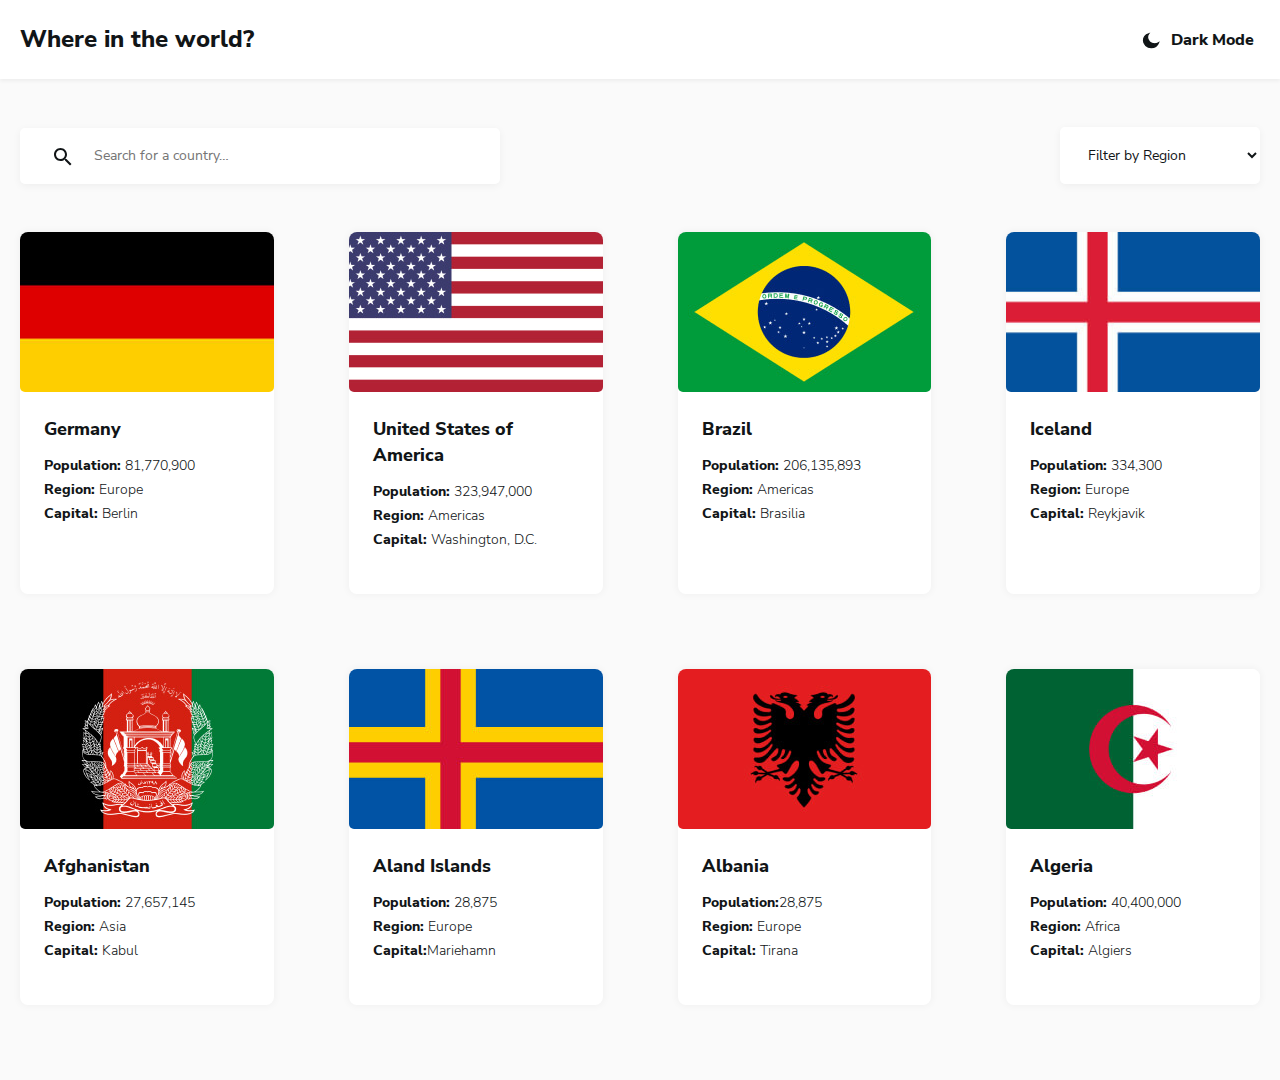
<file: index.html>
<!DOCTYPE html>
<html lang="en">

<head>
  <meta charset="UTF-8">
  <meta http-equiv="X-UA-Compatible" content="IE=edge">
  <meta name="viewport" content="width=device-width, initial-scale=1.0">
  <title>Countries</title>

  <!-- Styles -->
  <link rel="stylesheet" href="css/normalize.css">
  <link rel="stylesheet" href="css/main.css">

</head>

<body>

  <header class="header">
    <div class="container header-container">
      <a class="header__logo" href='index.html'>Where in the world?</a>
      <button class="header__theme-change-btn" type='button'>
        <span class="header__theme-change-btn__inner">
          <svg width="20" height="20" xmlns="http://www.w3.org/2000/svg">
            <path class="btn__icon" fill-rule="evenodd" clip-rule="evenodd"
              d="M13.553 13.815c-3.884 0-7.034-2.887-7.034-6.447 0-1.343.448-2.586 1.212-3.618-3.04.945-5.231 3.581-5.231 6.688 0 3.9 3.45 7.062 7.704 7.062 3.389 0 6.266-2.007 7.296-4.796a7.458 7.458 0 0 1-3.947 1.111Z"
              fill="currentColor" stroke="currentColor" stroke-width="1.25" /></svg>
          <span class='btn__text'>Dark Mode</span>
    </div>
    </button>
    </div>
  </header>

  <main class="main-content">
    <div class="container">
      <form class="form" action="#" method="get">
        <div class="search-navbar">
          <svg class="search-navbar__icon" width="18" height="18" xmlns="http://www.w3.org/2000/svg">
            <path fill-rule="evenodd" clip-rule="evenodd"
              d="M12.5 11h-.8l-.3-.3c1-1.1 1.6-2.6 1.6-4.2C13 2.9 10.1 0 6.5 0S0 2.9 0 6.5 2.9 13 6.5 13c1.6 0 3.1-.6 4.2-1.6l.3.3v.8l5 5 1.5-1.5-5-5Zm-6 0C4 11 2 9 2 6.5S4 2 6.5 2 11 4 11 6.5 9 11 6.5 11Z"
              fill="currentColor" />
          </svg>
          <input class="search-navbar__input" type='search' placeholder="Search for a country…" name='search'>
        </div>

        <select class="search-navbar__select" name="continents" aria-label="continents">
          <option value="0" selected disabled>Filter by Region</option>
          <option value="Africa">Africa</option>
          <option value="America">America</option>
          <option value="Asia">Asia</option>
          <option value="Europe">Europe</option>
          <option value="Oceania">Oceania</option>
        </select>
      </form>

      <section class="countries">
        <!-- <h2 class="countries__title">Countries</h2>  -->
        <ul class="countries__list">
          <li class="countries__item">
            <a class="country" href="country.html">
              <img class="country__flag" src='img/german.jpg' alt="flag" width="264" height="160">
              <div class="country__info">
                <h3 class="country__name">Germany</h3>
                <span class="country__population">Population: <small>81,770,900</small></span>
                <span class="country__region">Region:<small> Europe</small></span>
                <span class="country__capital">Capital:<small> Berlin</small></span>
              </div>
            </a>
          </li>
          <li class="countries__item">
            <a class="country" href="country.html">
              <img class="country__flag" src='img/us.jpg' alt="flag" width="264" height="160">
              <div class="country__info">
                <h3 class="country__name">United States of America</h3>
                <span class="country__population">Population: <small>323,947,000</small></span>
                <span class="country__region">Region: <small>Americas</small></span>
                <span class="country__capital">Capital:<small> Washington, D.C.</small></span>
              </div>
            </a>
          </li>
          <li class="countries__item">
            <a class="country" href="country.html">
              <img class="country__flag" src='img/brazil.jpg' alt="flag" width="264" height="160">
              <div class="country__info">
                <h3 class="country__name">Brazil</h3>
                <span class="country__population">Population: <small>206,135,893</small></span>
                <span class="country__region">Region:<small> Americas</small></span>
                <span class="country__capital">Capital:<small> Brasilia</small></span>
              </div>
            </a>
          </li>
          <li class="countries__item">
            <a class="country" href="country.html">
              <img class="country__flag" src='img/iceland.jpg' alt="flag" width="264" height="160">
              <div class="country__info">
                <h3 class="country__name">Iceland</h3>
                <span class="country__population">Population:<small> 334,300</small></span>
                <span class="country__region">Region: <small>Europe</small></span>
                <span class="country__capital">Capital: <small>Reykjavik</small></span>
              </div>
            </a>
          </li>
          <li class="countries__item">
            <a class="country" href="country.html">
              <img class="country__flag" src='img/afganistan.jpg' alt="flag" width="264" height="160">
              <div class="country__info">
                <h3 class="country__name">Afghanistan</h3>
                <span class="country__population">Population:<small> 27,657,145</small></span>
                <span class="country__region">Region:<small> Asia</small></span>
                <span class="country__capital">Capital: <small>Kabul</small></span>
              </div>
            </a>
          </li>
          <li class="countries__item">
            <a class="country" href="country.html">
              <img class="country__flag" src='img/aland.jpg' alt="flag" width="264" height="160">
              <div class="country__info">
                <h3 class="country__name">Aland Islands</h3>
                <span class="country__population">Population: <small>28,875</small></span>
                <span class="country__region">Region: <small>Europe</small></span>
                <span class="country__capital">Capital:<small>Mariehamn</small> </span>
              </div>
            </a>
          <li class="countries__item">
            <a class="country" href="country.html">
              <img class="country__flag" src='img/albania.jpg' alt="flag" width="264" height="160">
              <div class="country__info">
                <h3 class="country__name">Albania</h3>
                <span class="country__population">Population:<small>28,875</small> </span>
                <span class="country__region">Region:<small> Europe</small></span>
                <span class="country__capital">Capital: <small>Tirana</small></span>
              </div>
            </a>
          </li>
          <li class="countries__item">
            <a class="country" href="country.html">
              <img class="country__flag" src='img/algeria.jpg' alt="flag" width="264" height="160">
              <div class="country__info">
                <h3 class="country__name">Algeria</h3>
                <span class="country__population">Population: <small>40,400,000</small></span>
                <span class="country__region">Region: <small>Africa</small></span>
                <span class="country__capital">Capital: <small>Algiers</small></span>
              </div>
            </a>
          </li>
        </ul>


      </section>

    </div>
  </main>




  <script src="js/main.js"></script>
</body>

</html>
</file>
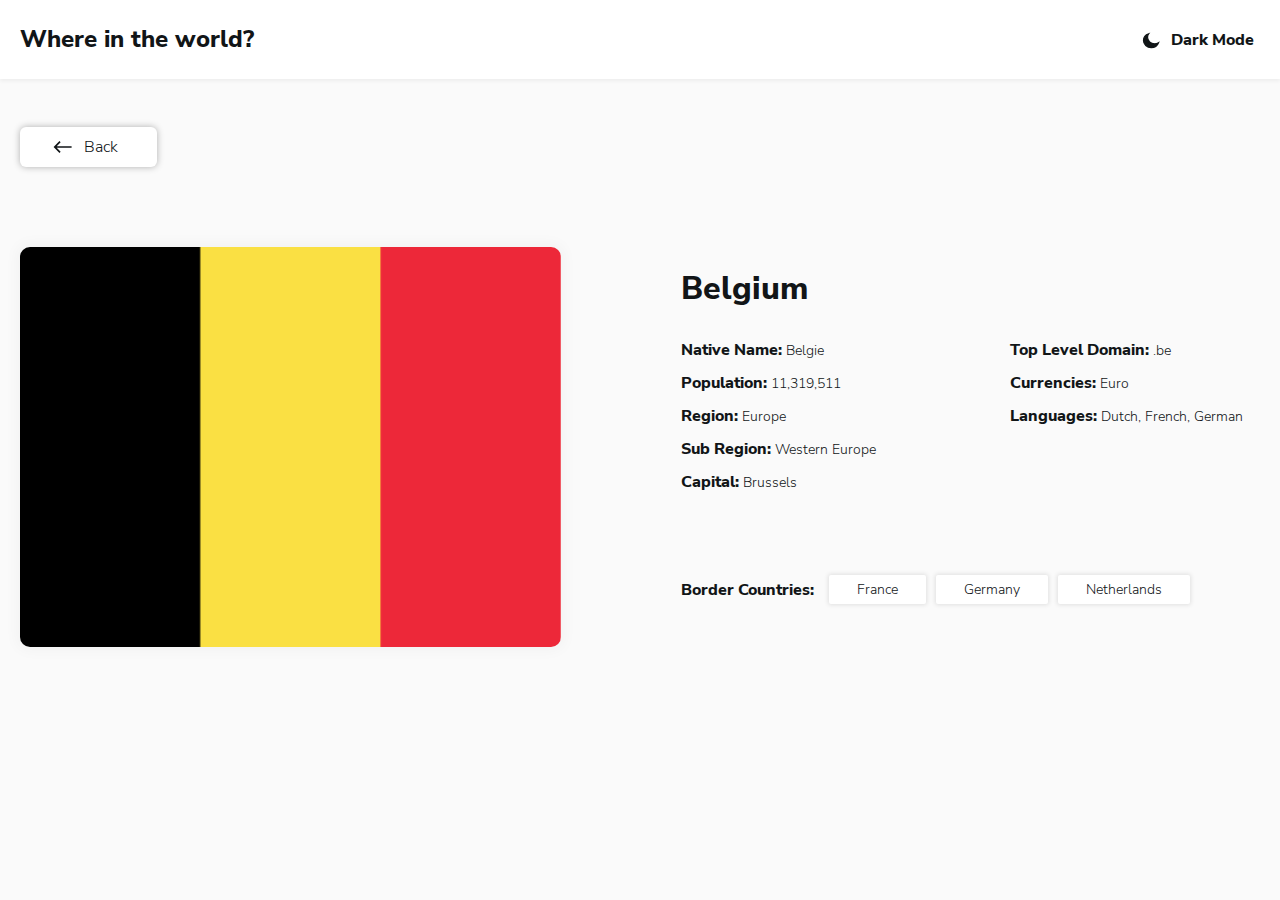
<file: country.html>
<!DOCTYPE html>
<html lang="en">

<head>
    <meta charset="UTF-8">
    <meta http-equiv="X-UA-Compatible" content="IE=edge">
    <meta name="viewport" content="width=device-width, initial-scale=1.0">
    <title>Country</title>

    <!-- Styles -->
    <link rel="stylesheet" href="css/normalize.css">
    <link rel="stylesheet" href="css/main.css">

</head>

<body>

    <header class="header">
        <div class="container header-container">
            <a class="header__logo" href='index.html'>Where in the world?</a>
            <button class="header__theme-change-btn" type='button'>
                <span class="header__theme-change-btn__inner">
                    <svg width="20" height="20" xmlns="http://www.w3.org/2000/svg">
                        <path class="btn__icon" fill-rule="evenodd" clip-rule="evenodd"
                            d="M13.553 13.815c-3.884 0-7.034-2.887-7.034-6.447 0-1.343.448-2.586 1.212-3.618-3.04.945-5.231 3.581-5.231 6.688 0 3.9 3.45 7.062 7.704 7.062 3.389 0 6.266-2.007 7.296-4.796a7.458 7.458 0 0 1-3.947 1.111Z"
                            fill="currentColor" stroke="currentColor" stroke-width="1.25" />
                    </svg>
                    <div class='btn__text'>Dark Mode</div>
                </span>
            </button>
        </div>
    </header>

    <main class="main-content main-content__inner">
        <div class="container">
            <a class="back__button" href="index.html">
                <svg class="back__button__icon" width="19" height="13" xmlns="http://www.w3.org/2000/svg">
                    <path fill-rule="evenodd" clip-rule="evenodd"
                        d="m6.464.107 1.179 1.179-3.89 3.889h14.85v1.65H3.753l3.89 3.889-1.179 1.179L.572 6 6.464.107Z"
                        fill="currentColor" />
                </svg>
                <div class="back__button__text">Back </div>
            </a>


            <section class="single-country">
                <img class="single-country__img" src='img/belgium.jpg' alt='flag' width="560" height="400">
                <div class="single-country__info">
                    <h1 class="single-country__info__title">Belgium</h1>
                    <div class="single-country__info__wrapper">
                        <div class="single-country__info__details">
                            <div class="single-country__info__details__item">Native Name:<span> Belgie</span></div>
                            <div class="single-country__info__details__item"> Population: <span> 11,319,511</span></div>
                            <div class="single-country__info__details__item"> Region:<span> Europe</span> </div>
                            <div class="single-country__info__details__item"> Sub Region:<span> Western Europe</span> </div>
                            <div class="single-country__info__details__item"> Capital:<span> Brussels</span> </div>
                        </div>
                        <div class="single-country__info__details">
                            <div class="single-country__info__details__item">Top Level Domain: <span> .be</span></div>
                            <div class="single-country__info__details__item"> Currencies: <span> Euro</span></div>
                            <div class="single-country__info__details__item">Languages: <span> Dutch, French, German</span></div>
                        </div>
                    </div>

                    <div class="single-country__border-countries border-countries">
                       <h3 class="border-countries__title"> Border Countries:</h3>
                        <div class='border-countries__wrapper'>
                            <a class='border-countries__link' href="#">France</a>
                            <a class='border-countries__link' href="#">Germany</a>
                            <a class='border-countries__link' href="#">Netherlands</a>
                        </div>
                    </div>
                </div>

            </section>

        </div>
    </main>




    <script src="js/main.js"></script>
</body>

</html>
</file>
<file: css/main.css>
/* CUSTOM PROPS */

 :root {

     --text-color: #111517;
     --body-color: #FAFAFA;
     --box-color: #FFFFFF;
 }

 /* DARK MODE */
 .dark__mode {
     --text-color: #FFFFFF;
     ;
     --body-color: #202C36;
     --box-color: #2B3844;
 }

 /* FONT-FACE*/
 @font-face {
     font-family: 'Nunito Sans';
     font-style: normal;
     font-weight: 300;
     font-display: swap;
     src: url('../fonts/nunito-sans-v8-latin-300.woff2') format('woff2'),
         url('../fonts/nunito-sans-v8-latin-300.woff') format('woff');
 }

 @font-face {
     font-family: 'Nunito Sans';
     font-style: normal;
     font-weight: 400;
     font-display: swap;
     src: url('../fonts/nunito-sans-v8-latin-regular.woff2') format('woff2'),
         url('../fonts/nunito-sans-v8-latin-regular.woff') format('woff');
 }

 @font-face {
     font-family: 'Nunito Sans';
     font-style: normal;
     font-weight: 800;
     font-display: swap;
     src: url('../fonts/nunito-sans-v8-latin-800.woff2') format('woff2'),
         url('../fonts/nunito-sans-v8-latin-800.woff') format('woff');
 }


 /* GLOBAL STYLES */
 html {
     box-sizing: border-box;
     height: 100%;
     scroll-behavior: smooth;
 }

 *,
 *::before,
 *::after {
     box-sizing: inherit;
 }

 a {
     text-decoration: none;
 }

 body {
     display: flex;
     flex-direction: column;
     height: 100%;
     font-family: 'Nunito Sans', Arial, sans-serif;
     margin: 0;
     padding: 0;
     font-size: 14px;
     line-height: 16px;
     color: var(--text-color);
     background-color: var(--body-color);
     transition: body-color .4s ease-in-out,
         color .4s ease;
 }

 img {
     max-width: 100%;
     height: auto;
 }

 /* CONTAINER */
 .container {
     width: 100%;
     max-width: 1320px;
     padding-left: 20px;
     padding-right: 20px;
     margin-left: auto;
     margin-right: auto;
 }

 /* HEADER */
 .header {
     padding-top: 23px;
     padding-bottom: 23px;
     background-color: var(--box-color);
     box-shadow: 0px 2px 4px rgba(0, 0, 0, 0.0562443);
     white-space: nowrap;
 }

 .header-container {
     display: flex;
     justify-content: space-between;
 }

 .header__logo {
     font-weight: 800;
     font-size: 24px;
     line-height: 33px;
     color: var(--text-color);
     display: flex;
 }

 .header__logo:hover {
     opacity: 0.8
 }

 .header__logo:active {
     opacity: 0.6
 }

 .header__theme-change-btn {
     border: 0;
     background-color: transparent;
     cursor: pointer;
     color: var(--text-color);
 }

 .header__theme-change-btn:hover {
     opacity: 0.8;
 }

 .header__theme-change-btn:active {
     opacity: 0.6;
 }

 .header__theme-change-btn__inner {
     display: flex;
     align-items: center;
 }

 .btn__icon {
     display: block;
     width: 20px;
     height: 20px;
 }

 .btn__text {
     margin-left: 10px;
     font-weight: 600;
     font-size: 16px;
     line-height: 22px;
     color: var(--text-color);
 }


 /* MAIN-CONTENT */

 .main-content {
     flex-grow: 1;
     padding-top: 48px;
     padding-bottom: 48px;
 }

 /* SEARCH */

 .form {
     display: flex;
     justify-content: space-between;
     align-items: center;
     margin-bottom: 48px;
 }

 .search-navbar {
     position: relative;
 }

 .search-navbar__icon {
     color: inherit;
     position: absolute;
     top: 20px;
     left: 34px;
 }


 .search-navbar__input {
     border-radius: 5px;
     border: 0;
     min-width: 480px;
     line-height: 20px;
     color: #848484;
     padding: 18px 74px;
     background-color: var(--box-color);
     box-shadow: 0px 2px 9px rgba(0, 0, 0, 0.05);
 }

 /* OPTION */
 .search-navbar__select {
     border-radius: 5px;
     border: 0;
     min-width: 200px;
     line-height: 20px;
     color: var(--text-color);
     padding: 18px 24px;
     background-color: var(--box-color);
     box-shadow: 0px 2px 9px rgba(0, 0, 0, 0.05);
 }

 /*COUNTRIES  */
 .countries {
  
 }

  .countries__list{
      margin: 0;
      padding: 0;
      list-style: none;
      display: flex;
  
      flex-wrap: wrap;
      margin-left: -75px;
      margin-bottom: -75px;
  }

  .countries__item{
    width: calc(25% - 75px);
    margin-left: 75px;
    background-color: var(--box-color);
    box-shadow: 0px 0px 7px 2px rgba(0, 0, 0, 0.0294384);
    border-radius: 8px;
    margin-bottom: 75px;
    overflow: hidden;
  }

 .country {
  
   
 }

 .country__flag {
     width: 100%;
     height: 160px;
     display: block;
     object-fit: cover;
     border-radius: 5px;
 }

 .country__info {
     padding: 24px 24px 46px;
 }

 .country__info small{
     font-weight: 300;
     font-size: 14px;
    line-height: 16px;
 }
 .country__name {
     margin: 0;
     margin-bottom: 16px;
     font-weight: 800;
     font-size: 18px;
     line-height: 26px;
     color: var(--text-color);
 }

 .country__population {
     display: block;
     font-weight: 600;
     color: var(--text-color);
     margin-bottom: 8px;
 }

 .country__region {
     display: block;
     font-weight: 600;
     color: var(--text-color);
     margin-bottom: 8px;
 }

 .country__capital {
     display: block;
     font-weight: 600;
     color: var(--text-color);
 }


 /* ------------------------------ */
 /* COUNTRY.HTML */
 /* -------------------------------- */


 .main-content__inner {
     margin-bottom: 80px;
 }

 /* BACK BUTTON */

 .back__button {
     margin-bottom: 80px;
     background-color: var(--box-color);
     border: 0;
     color: var(--text-color);
     padding: 10px 39px 10px 33px;
     display: inline-flex;
     align-items: center;
     box-shadow: 0px 0px 7px rgba(0, 0, 0, 0.3);
     border-radius: 6px;
 }

 .back__button:hover {
     opacity: 0.8;
 }

 .back__button:hover {
     opacity: 0.6;
 }

 .back__button__icon {
     width: 20px;
     height: 13px;
 }

 .back__button__text {
     margin-left: 11px;
     font-weight: 300;
     font-size: 16px;
     line-height: 20px;
 }

 .single-country {
     display: flex;
 }

 .single-country__img {
     background-color: #808080;
     box-shadow: 0px 0px 14px 4px rgba(0, 0, 0, 0.03);
     border-radius: 10px;
     width: 560px;
     height: 400px;
     object-fit: cover;
     margin-right: 120px;
 }

 .single-country__info {
     width: 600px;
     padding-top: 20px;
 }

 .single-country__info__title {
     margin: 0;
     margin-bottom: 23px;
     font-weight: 800;
     font-size: 32px;
     line-height: 44px;
     color: var(--text-color);
 }

 /* COUNTRY INFO */
 .single-country__info__wrapper {

     display: flex;
     text-align: center;
     justify-content: space-between;
     margin-bottom: 72px;
 }

 .single-country__info__details {
     width: 250px;
 }

 .single-country__info__details__item {
     text-align: left;
     font-weight: 600;
     font-size: 16px;
     line-height: 32px;
     color: var(--text-color)
 }

 .single-country__info__details__item span {
    font-weight: 300;
    font-size: 14px;
   line-height: 32px;
 }

 /* BORDER COUNTRIES */

 .border-countries {
     display: flex;
     flex-wrap: wrap;
     align-items: center;
 }

 .border-countries__title {
     font-weight: 600;
     font-size: 16px;
     line-height: 24px;
     margin: 0;
     margin-right: 15px;
     color: var(--text-color);
 }

 .border-countries__wrapper {
     display: flex;
 }

 .border-countries__link {
     background-color: var(--box-color);
     box-shadow: 0px 0px 4px 1px rgba(0, 0, 0, 0.104931);
     border-radius: 2px;
     font-weight: 300;
     color: var(--text-color);
     font-size: 14px;
     line-height: 19px;
     padding: 5px 28px;
     margin-right: 10px;
     min-width:96px;
     text-align: center;
     margin-top: 4px;
     margin-bottom: 4px;
 }

 .border-countries__link:hover {
     opacity: 0.8;
 }

 .border-countries__link:active {
     opacity: 0.6;
 }
</file>
